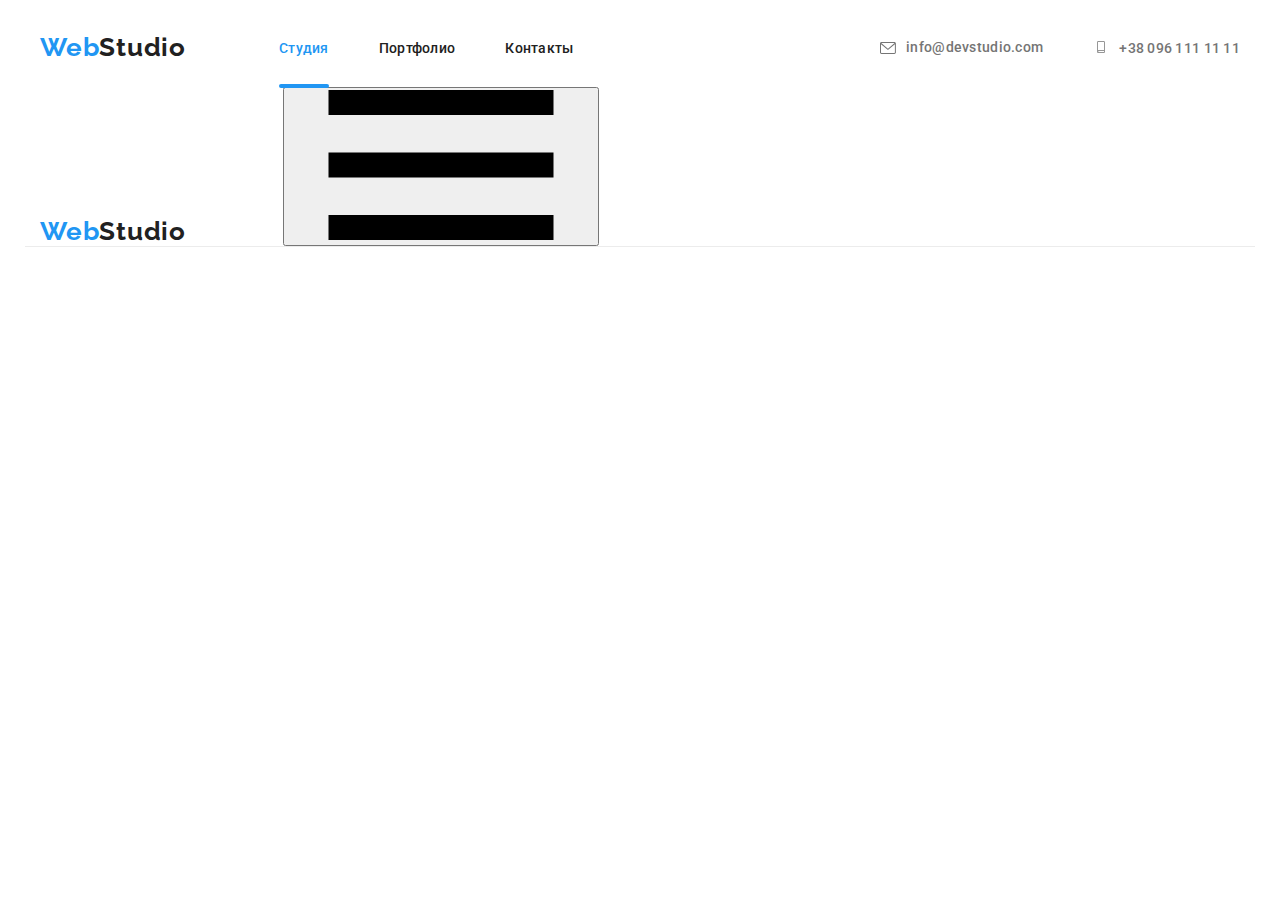
<file: index.html>
<!DOCTYPE html>
<html lang="ru">
<head>
   <meta charset="UTF-8">
   <meta http-equiv="X-UA-Compatible" content="IE=edge">
   <meta name="viewport" content="width=device-width, initial-scale=1.0">
   <title>Мой бизнес</title>
   <link rel="preconnect" href="https://fonts.gstatic.com">
   <link rel="stylesheet" href="https://cdnjs.cloudflare.com/ajax/libs/modern-normalize/1.0.0/modern-normalize.min.css"
      integrity="sha512-ISS7cAi1PEhQ8jnbJpJZMd29NlhNj4AWYyLOSp2CE/CsHxTCu+r+t0D2yoJudVrd0/8fTVPUVDzY5Tvli75u/g=="
      crossorigin="anonymous" referrerpolicy="no-referrer" /> 
   <link href="https://fonts.googleapis.com/css2?family=Roboto:wght@400;500;700;900&display=swap" rel="stylesheet">
   <link href="https://fonts.googleapis.com/css2?family=Raleway:wght@700&display=swap" rel="stylesheet">
   <!-- <link rel="stylesheet" href="./css/style.css"> -->
   <link rel="stylesheet" href="./css/main.min.css">
   
   
</head>

<body>   
   <!-- HEADER -->
      <header class="header container">
         <div class="header__container">
         <nav class="nav">
            <a class="logo-link link" href="./index.html"><span class="logo-spn">Web</span>Studio</a>
            <ul class="menu">
               <li class="menu__item list">
                  <a class="menu__link link current" href="">Студия</a>
               </li>
               <li class="menu__item list">
                  <a class="menu__link link" href="./portfolio.html">Портфолио</a>
               </li>
               <li class="menu__item list">
                  <a class="menu__link link" href="">Контакты</a>
               </li>
            </ul>
         </nav>
        

            <ul class="menu-contact header__container">
               <li class="menu-contact__item list">
                  
                  <a  class="mail__link link" href="mailto:info@devstudio.com"><svg class="icon-header">
                     <use href="./images/sprite.svg#icon-envelope"></use>
                  </svg>info@devstudio.com</a>
               </li>

               <li class="menu-contact__item list">
                  
                  <a class="tel__link link" href="tel:+380961111111"><svg class="icon-header">
                     <use href="./images/sprite.svg#icon-smartphone"></use>
                  </svg>+38 096 111 11 11</a>
               </li>
            </ul>

         </div>
         <div class="menu-mobile">
            <a class="logo-link link" href="./index.html"><span class="logo-spn">Web</span>Studio</a>
            <button class="burger-btn" type="button">
               <svg class="burger-btn__icon">
                  <use href="./images/sprite.svg#mobile-menu-btn"></use>
               </svg>
            </button>
            <div class="form-mobile-menu"></div>
         </div>
      </header>
      
      <!-- HERO --> 

      <!-- <main>
         <section class="hero">
            <div class="hero-main container">
               <h1 class="title">Эффективные решения для вашего бизнеса</h1>
               <button class="modal-btn" type="button" data-modal-open>Заказать услугу</button> 
            </div>
         </section>
         <section class="about-main section">
            <div class="about-list container">
               <h2 hidden>О нас</h2>
               <ul class="about-main-list">
                  <li class="about-main-list__item list antenna">
                     
                     <h3 class="about-hero__title">Внимание к деталям</h3>
                     <p class="about-hero__description">Идейные соображения, а также начало повседневной работы по формированию позиции.</p>
                  </li>
                  <li class="about-main-list__item list clock">
                     <div>
                        
                     </div>
                     <h3 class="about-hero__title">Пунктуальность</h3>
                     <p class="about-hero__description">Задача организации, в особенности же рамки и место обучения кадров влечет за собой.</p>
                  </li>
                  <li class="about-main-list__item list diagrama">
                     <div>
                       
                     </div>
                     <h3 class="about-hero__title">Планирование</h3>
                     <p class="about-hero__description">Равным образом консультация с широким активом в значительной степени обуславливает.</p>
                  </li>
                  <div>
                     
                  </div>
                  <li class="about-main-list__item list astronaft">
                     <h3 class="about-hero__title">Современные технологии</h3>
                     <p class="about-hero__description">Значимость этих проблем настолько очевидна, что реализация плановых заданий.</p>
                  </li>
               </ul>
         
         </div>
         
             
         </section>
      <section class="about-img container">
         <div>
         <h2 class="about-title">Чем мы занимаемся</h2>
         <ul class="about-img-list list">
            <li class="about-img-list__item">
               <img class="about-img-list__img" src="./images/about/about-img-3.jpg" alt="набирает текст на клавиатуре" width="370" height="294">
               <div class="label__box">
               <p class="label-text">Десктопные приложения</p>
               </div>
            </li>
            <li class="about-img-list__item">
               <img class="about-img-list__img" src="./images/about/about-img-1.jpg" alt="смотрит в телефон и в ноутбук" width="370" height="294">
               <div class="label__box">
                  <p class="label-text">Мобильные приложения</p>
               </div>
            </li>
            <li class="about-img-list__item">
               <img class="about-img-list__img" src="./images/about/about-img-2.jpg" alt="рисует на планшете" width="370" height="294">
               <div class="label__box">
                  <p class="label-text">Дизайнерские решения</p>
               </div>
            </li>
         </ul>
         </div>
      </section> -->

   <!-- НАША КОМАНДА -->

      <!-- <section class="our-team section">
         <div class="container">
         <h2 class="about-title">Наша команда</h2>
         <ul class="our-team-title-item">
            <li class="our-team-title-list list">
               <img class="our-team-list-img" src="./images/about/1.jpg" alt="Мужчина" width="270" height="260">
                  <div class="people-box">
                  <h3 class="our-team-title">Игорь Демьяненко</h3>
                  <p class="description-text" lang="en">Product Designer</p>
                  <ul class="social-list list">
                     <li class="social-list-item">
                        <a href="" class="social-list-link link">
                           <svg class="social-list-icon">
                              <use href="./images/sprite.svg#icon-instagram"></use>
                           </svg>
                        </a>
                     </li>
                     <li class="social-list-item">
                        <a href="" class="social-list-link link">
                           <svg class="social-list-icon">
                              <use href="./images/sprite.svg#icon-twitter"></use>
                           </svg>
                        </a>
                     </li>
                     <li class="social-list-item">
                        <a href="" class="social-list-link link">
                           <svg class="social-list-icon">
                              <use href="./images/sprite.svg#icon-facebook"></use>
                           </svg>
                        </a>
                     </li>
                     <li class="social-list-item">
                        <a href="" class="social-list-link link">
                           <svg class="social-list-icon">
                              <use href="./images/sprite.svg#icon-linkedin"></use>
                           </svg>
                        </a>
                     </li>
                  </ul>
                  </div>
            </li>
            <li class="our-team-title-list list">
               <img class="our-team-list-img" src="./images/about/2.jpg" alt="Женщина" width="270" height="260">
                  <div class="people-box">
                  <h3 class="our-team-title">Ольга Репина</h3>
                  <p class="description-text" lang="en">Frontend Developer</p>
                  <ul class="social-list list">
                     <li class="social-list-item">
                        <a href="" class="social-list-link link">
                           <svg class="social-list-icon">
                              <use href="./images/sprite.svg#icon-instagram"></use>
                           </svg>
                        </a>
                     </li>
                     <li class="social-list-item">
                        <a href="" class="social-list-link link">
                           <svg class="social-list-icon">
                              <use href="./images/sprite.svg#icon-twitter"></use>
                           </svg>
                        </a>
                     </li>
                     <li class="social-list-item">
                        <a href="" class="social-list-link link">
                           <svg class="social-list-icon">
                              <use href="./images/sprite.svg#icon-facebook"></use>
                           </svg>
                        </a>
                     </li>
                     <li class="social-list-item">
                        <a href="" class="social-list-link link">
                           <svg class="social-list-icon">
                              <use href="./images/sprite.svg#icon-linkedin"></use>
                           </svg>
                        </a>
                     </li>
                  </ul>
                  </div>
            </li>
            <li class="our-team-title-list list">
               <img class="our-team-list-img" src="./images/about/3.jpg" alt="Мужчина" width="270" height="260">
                  <div class="people-box">
                  <h3 class="our-team-title">Николай Тарасов</h3>
                  <p class="description-text" lang="en">Marketing</p>
                  <ul class="social-list list">
                     <li class="social-list-item">
                        <a href="" class="social-list-link link">
                           <svg class="social-list-icon">
                              <use href="./images/sprite.svg#icon-instagram"></use>
                           </svg>
                        </a>
                     </li>
                     <li class="social-list-item">
                        <a href="" class="social-list-link link">
                           <svg class="social-list-icon">
                              <use href="./images/sprite.svg#icon-twitter"></use>
                           </svg>
                        </a>
                     </li>
                     <li class="social-list-item">
                        <a href="" class="social-list-link link">
                           <svg class="social-list-icon">
                              <use href="./images/sprite.svg#icon-facebook"></use>
                           </svg>
                        </a>
                     </li>
                     <li class="social-list-item">
                        <a href="" class="social-list-link link">
                           <svg class="social-list-icon">
                              <use href="./images/sprite.svg#icon-linkedin"></use>
                           </svg>
                        </a>
                     </li>
                  </ul>
                  </div>
            </li>
            <li class="our-team-title-list list">
               <img class="our-team-list-img" src="./images/about/4.jpg" alt="Мужчина" width="270" height="260">
                  <div class="people-box">
                  <h3 class="our-team-title">Михаил Ермаков</h3>
                  <p class="description-text" lang="en">UI Designer</p>
                  <ul class="social-list list">
                     <li class="social-list-item">
                        <a href="" class="social-list-link link">
                           <svg class="social-list-icon">
                              <use href="./images/sprite.svg#icon-instagram"></use>
                           </svg>
                        </a>
                     </li>
                     <li class="social-list-item">
                        <a href="" class="social-list-link link">
                           <svg class="social-list-icon">
                              <use href="./images/sprite.svg#icon-twitter"></use>
                           </svg>
                        </a>
                     </li>
                     <li class="social-list-item">
                        <a href="" class="social-list-link link">
                           <svg class="social-list-icon">
                              <use href="./images/sprite.svg#icon-facebook"></use>
                           </svg>
                        </a>
                     </li>
                     <li class="social-list-item">
                        <a href="" class="social-list-link link">
                           <svg class="social-list-icon">
                              <use href="./images/sprite.svg#icon-linkedin"></use>
                           </svg>
                        </a>
                     </li>
                  </ul>
                  </div>
            </li>
         </ul>
         </div>
      </section> -->
      
      <!-- Постоянные клиенты -->
      <!-- <section class="section">
         
         
         <div class="container">
            <h2 class="about-title">Постоянные клиенты</h2>
            <ul class="list clients-list">
            <li class="img-item">
               <a class="link link-clients" href="#">
               <svg class="clients-icon" width="106" height="60">
                  <use href="./images/sprite.svg#icon-Logo"></use>
               </svg>
            </a>
            </li>
            <li class="img-item">
               <a class="link link-clients" href="#">
               <svg class="clients-icon">
                  <use href="./images/sprite.svg#icon-Logo1"></use>
               </svg>
               </a>
            </li>
            <li class="img-item">
               <a class="link link-clients" href="#">
               <svg class="clients-icon">
                  <use href="./images/sprite.svg#icon-Logo2"></use>
               </svg>
               </a>
            </li>
            <li class="img-item">
               <a class="link link-clients" href="#">
               <svg class="clients-icon">
                  <use href="./images/sprite.svg#icon-Logo3"></use>
               </svg>
               </a>
            </li>
            <li class="img-item">
               <a class="link link-clients" href="#">
               <svg class="clients-icon">
                  <use href="./images/sprite.svg#icon-Logo4"></use>
               </svg>
               </a>
            </li>
            <li class="img-item">
               <a class="link link-clients" href="#">
               <svg class="clients-icon">
                  <use href="./images/sprite.svg#icon-Logo5"></use>
               </svg>
               </a>
               </li>
            </ul>

         
      </div>

      </section> -->

   </main>


   
      
      <!-- FOOTER -->

      <!-- <footer class="footer">
         <div class="container footer-container">
            <div class="footer-left">
         <a class="logo-link link" href="./index.html"><span class="logo-spn">Web</span><span class="logo-spn-one">Studio</span></a> 
         <address class="menu-address">
            <ul class="menu-address-list">
               <li class="menu-address-list-item list">
                  <a class="menu-address-link address link" href="https://goo.gl/maps/8WUCSVfqSB3JujeC7" target="_blank">г. Киев, пр-т Леси Украинки, 26</a>
               </li>
               <li class="menu-address-list-item list">
                  <a class="menu-address-link link" href="mailto:info@example.com">info@example.com</a>
               </li>
               <li class="menu-address-list-item list">
                  <a class="menu-address-link link" href="tel:+380991111111">+38 099 111 11 11</a>
               </li>
            </ul>
         </address>
      </div>

      <div class="footer-right">
         <b class="footer-text">Присоединяйтесь</b>
         <ul class="footer-list">
         <li class="social-list-item list">
            <a href="" class="social-list-link-footer link">
               <svg class="social-list-icon-footer">
                  <use href="./images/sprite.svg#icon-instagram"></use>
               </svg>
            </a>
            </li>
            <li class="social-list-item list">
               <a href="" class="social-list-link-footer link">
                  <svg class="social-list-icon-footer">
                     <use href="./images/sprite.svg#icon-twitter"></use>
                  </svg>
               </a>
            </li>
            <li class="social-list-item list">
               <a href="" class="social-list-link-footer link">
                  <svg class="social-list-icon-footer">
                     <use href="./images/sprite.svg#icon-facebook"></use>
                  </svg>
               </a>
            </li>
            <li class="social-list-item list">
               <a href="" class="social-list-link-footer link">
                  <svg class="social-list-icon-footer">
                     <use href="./images/sprite.svg#icon-linkedin"></use>
                  </svg>
               </a>
            </li>
            
         </ul>
      </div>
   
      <div class="footer-right-form">
      <form action="#" class="footer-form">
         <p class="footer-text-form">Подпишитесь на рассылку</p>
         <div class="modal-footer-form">
            <input type="mail" name="user-mail" class="footer-form-input" placeholder="E-mail">
               <button type="button" class="send-btn">Подписаться
                  <svg class="icon-footer">
                     <use href="./images/sprite.svg#icon-icon-send"></use>
                  </svg>
               </button>
               </div>

         </form>
         </div>
      </div> -->

      <!-- </footer>
      <div class="backdrop is-hidden" data-modal>
         <div class="modal">
            <button  type="button" class="modal-close-btn" data-modal-close>
               <svg class="modal-close-btn-svg">
                  <use href="./images/sprite.svg#icon-close"></use>
               </svg>
            </button>
            <form action="#" class="modal-form">
               <p class="modal-form-head">Оставьте свои данные, мы вам перезвоним</p>
               <label class="modal-form-field">
                  Имя
                  <span class="modal-form-input-wrapper">
                     <input type="text" name="user-name" class="modal-form-input" minlength="2" placeholder="Maksim">
                     <svg class="modal-form-icon">
                        <use href="./images/sprite.svg#icon-person-black-18dp-1"></use>
                     </svg>
                  </span>
               </label>
               <label class="modal-form-field">
                  Телефон
                  <span class="modal-form-input-wrapper">
                  <input type="tel" name="user-phone" class="modal-form-input" pattern="[0-9]{3}-[0-9]{3}-[0-9]{2}-[0-9]{2}" title="096-111-11-11" placeholder="096-111-11-11">
                  <svg class="modal-form-icon">
                     <use href="./images/sprite.svg#icon-phone-black-18dp-1"></use>
                  </svg>
                  </span>
               </label>
               <label class="modal-form-field">
                  Почта
                  <span class="modal-form-input-wrapper">
                  <input type="mail" name="user-mail" class="modal-form-input" placeholder="qwerty@gmail.com">
                  <svg class="modal-form-icon">
                     <use href="./images/sprite.svg#icon-email-black-18dp-1"></use>
                  </svg>
                  </span>
               </label>
               <label class="modal-form-field">
                  Комментарий
                  <span class="modal-form-input-wrapper">
                     <textarea name="user-message" class="modal-form-message" placeholder="Введите текст"></textarea>
                  </span>
                  
               </label>
               <input type="checkbox" name="user-policy" class="modal-form-checkbox visually-hidden" id="checkbox-policy" required>
               <label for="checkbox-policy" class="modal-form-checkbox-policy">Соглашаюсь с рассылкой и принимаю <a class="modal-form-policy-link" href="">Условия договора</a></label>
               <button type="submit" class="modal-form-btn">Отправить</button>
            </form>
         </div>
      </div>
      <script src="./js/modal.js"></script> -->

   </body>
</html>
</file>
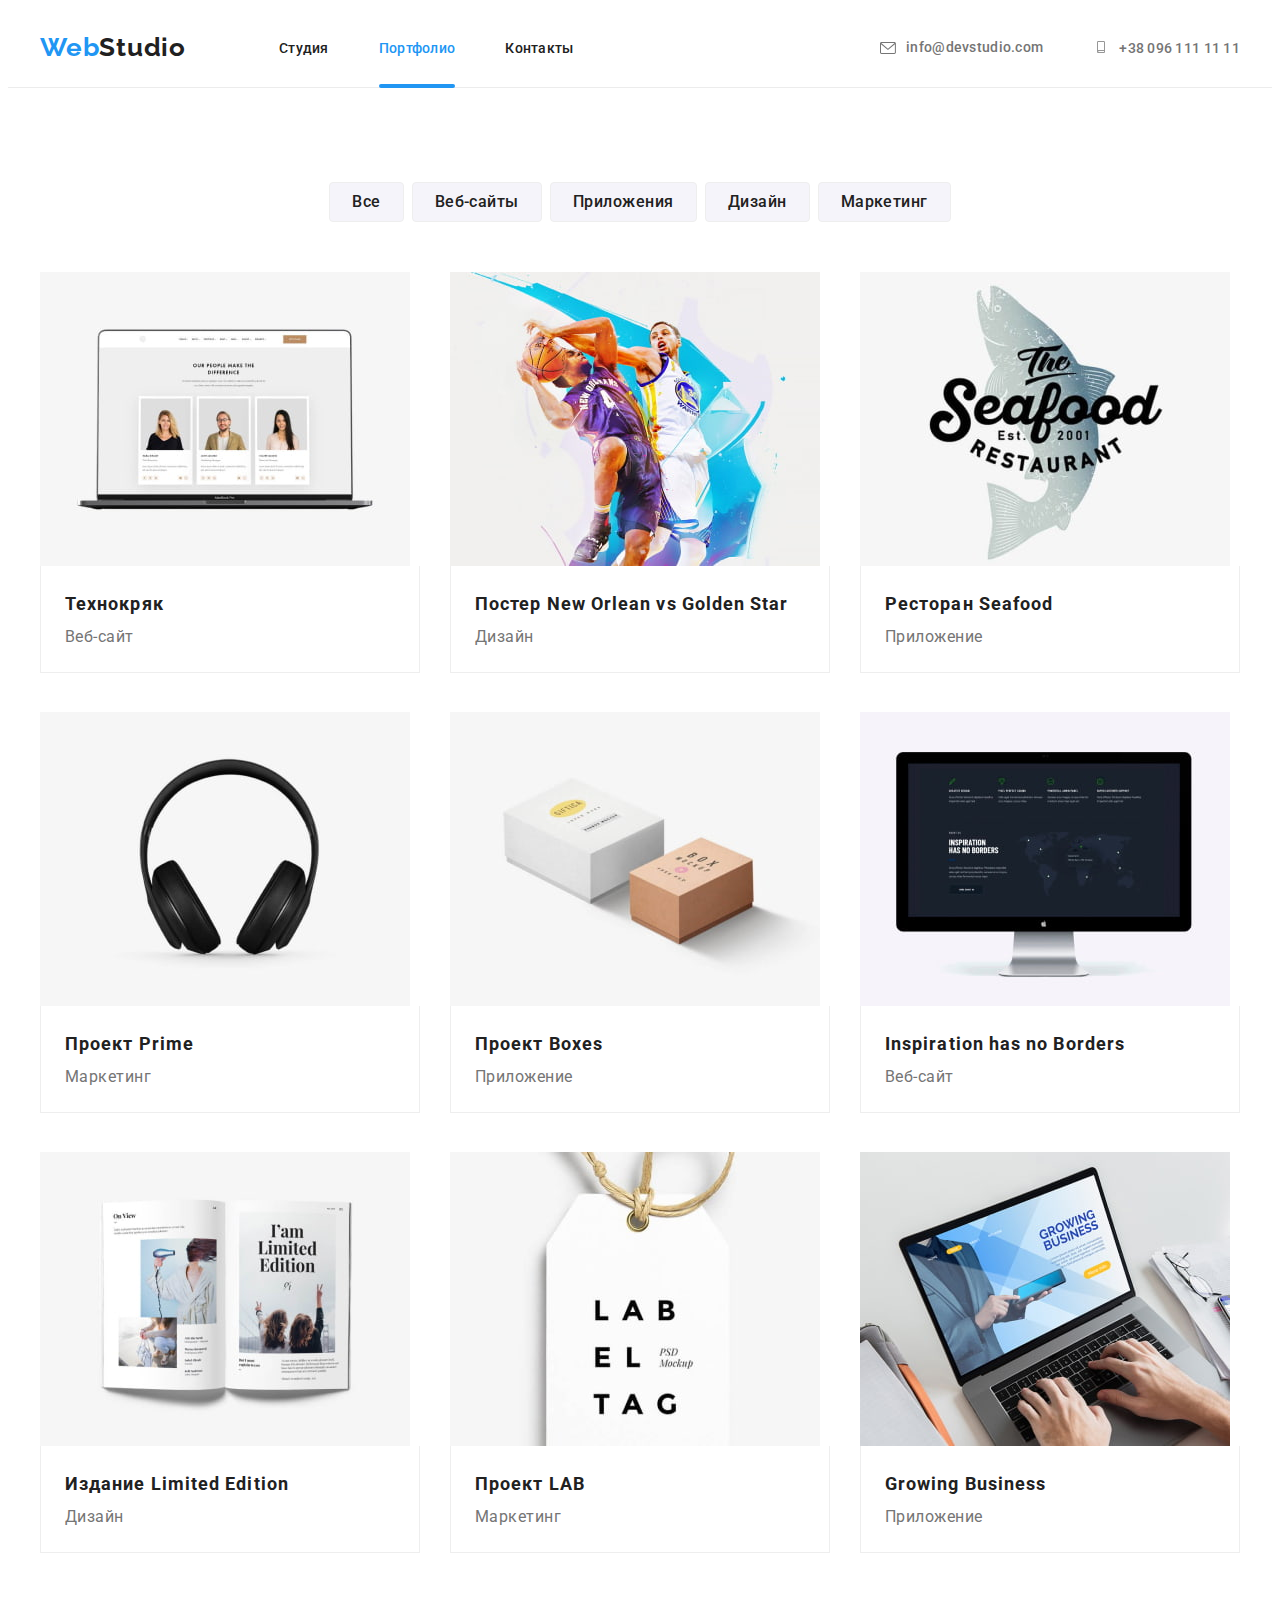
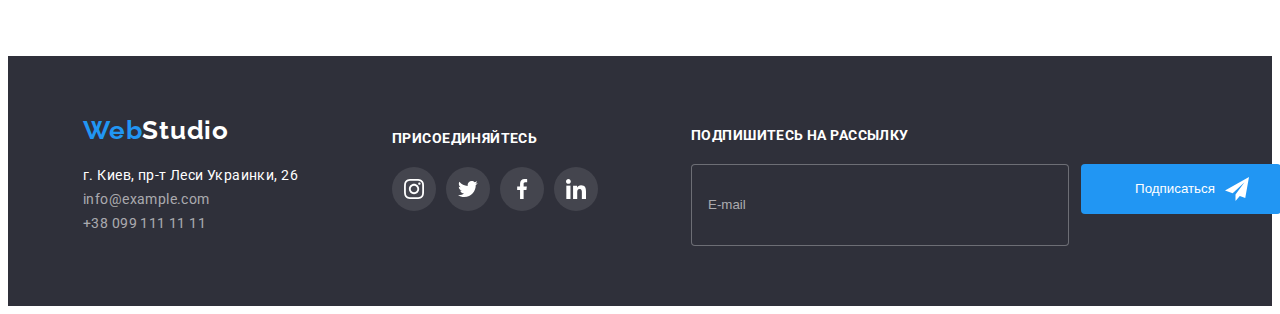
<file: portfolio.html>
<!DOCTYPE html>
<html lang="en">
<head>
   <meta charset="UTF-8">
   <meta http-equiv="X-UA-Compatible" content="IE=edge">
   <meta name="viewport" content="width=device-width, initial-scale=1.0">
   <title>Портфолио</title>
   <link rel="preconnect" href="https://fonts.gstatic.com">
   <link rel="stylesheet" href="https://cdnjs.cloudflare.com/ajax/libs/modern-normalize/1.0.0/modern-normalize.min.css"
      integrity="sha512-ISS7cAi1PEhQ8jnbJpJZMd29NlhNj4AWYyLOSp2CE/CsHxTCu+r+t0D2yoJudVrd0/8fTVPUVDzY5Tvli75u/g=="
      crossorigin="anonymous" referrerpolicy="no-referrer" />
   <link href="https://fonts.googleapis.com/css2?family=Roboto:wght@400;500;700;900&display=swap" rel="stylesheet">
   <link href="https://fonts.googleapis.com/css2?family=Raleway:wght@700&display=swap" rel="stylesheet">
   <link rel="stylesheet" href="./css/main.min.css">
</head>

<body>
   <header class="header">
      <div class="container header__container">
      <nav class="nav">
         <a class="logo-link link" href="./index.html"><span class="logo-spn">Web</span>Studio</a>
         <ul class="menu">
            <li class="menu__item list">
               <a class="menu__link link" href="./index.html">Студия</a>
            </li>
            <li class="menu__item list">
               <a class="menu__link link current" href="">Портфолио</a>
            </li>
            <li class="menu__item list">
               <a class="menu__link link" href="">Контакты</a>
            </li>
         </ul>
      </nav>
      
   
      <ul class="menu-contact header__container">
         <li class="menu-contact__item list">
      
            <a class="mail__link link" href="mailto:info@devstudio.com"><svg class="icon-header">
                  <use href="./images/sprite.svg#icon-envelope"></use>
               </svg>info@devstudio.com</a>
         </li>
      
         <li class="menu-contact__item list">
      
            <a class="tel__link link" href="tel:+380961111111"><svg class="icon-header">
                  <use href="./images/sprite.svg#icon-smartphone"></use>
               </svg>+38 096 111 11 11</a>
         </li>
      </ul>
      </div>
   
   </header>
   
      
        

      
<main>
   <section class="section">
      <div class="container">
      <ul class="filters">
         <li class="filters-item list">
            <button class="modal-btn-filters" type="button">Все</button>
         </li>
         <li class="filters-item list">
            <button class="modal-btn-filters" type="button">Веб-сайты</button>
         </li>
         <li class="filters-item list">
            <button class="modal-btn-filters" type="button">Приложения</button>
         </li>
         <li class="filters-item list">
            <button class="modal-btn-filters" type="button">Дизайн</button>
         </li>
         <li class="filters-item list">
            <button class="modal-btn-filters" type="button">Маркетинг</button>
         </li>
      </ul>
      

      <ul class="portfolio-list-img">
         <li class="portfolio-list-item list">
            <div class="people-card">
               <div class="wrapper">
                  <a href="#" class="wrapper-link link">
               <img class="portfolio-list-img-card" src="./images/portfolio/img-1.jpg" alt="ноутбук" width="370" height="294">
               
                     <p class="overlay">Технокряк это современная площадка распространения коронавируса. Компании используют эту платформу для цифрового
                  шпионажа и атак на защищённые сервера конкурентов.</p>
                  </div>
                     <div class="element">
                     <h3 class="portfolio-title">Технокряк</h3>
                     <p class="portfolio-text">Веб-сайт</p>
                  </div>
               </a>
            </div>
         </li>
         <li class="portfolio-list-item list">
            <div class="people-card">
               <div class="wrapper">
                  <a href="#" class="wrapper-link link">
               <img class="portfolio-list-img-card" src="./images/portfolio/img-2.jpg" alt="бросает баскетбольный мяч" width="370" height="294">
                     <p class="overlay">Технокряк это современная площадка распространения коронавируса. Компании используют эту платформу
                        для цифрового
                        шпионажа и атак на защищённые сервера конкурентов.</p>
                     </div>
               <div class="element">
                     <h3 class="portfolio-title">Постер New Orlean vs Golden Star</h3>
                     <p class="portfolio-text">Дизайн</p>
                  </div>
               </a>
            </div>
         </li>
         <li class="portfolio-list-item list">
            <div class="people-card">
               <div class="wrapper">
                  <a href="#" class="wrapper-link link">
               <img class="portfolio-list-img-card" src="./images/portfolio/img-3.jpg" alt="логотип" width="370" height="294">
                     <p class="overlay">Технокряк это современная площадка распространения коронавируса. Компании используют эту платформу
                        для цифрового
                        шпионажа и атак на защищённые сервера конкурентов.</p>
                     </div>
               <div class="element">
                     <h3 class="portfolio-title">Ресторан Seafood</h3>
                     <p class="portfolio-text">Приложение</p>
                  </div>
               </a>
            </div>  
         </li>
         <li class="portfolio-list-item list">
            <div class="people-card">
               <div class="wrapper">
                  <a href="#" class="wrapper-link link">
                     <img class="portfolio-list-img-card" src="./images/portfolio/img-4.jpg" alt="наушники" width="370" height="294">
                     <p class="overlay">Технокряк это современная площадка распространения коронавируса. Компании используют эту платформу
                        для цифрового
                        шпионажа и атак на защищённые сервера конкурентов.</p>
                     </div>
                  <div class="element">
                     <h3 class="portfolio-title">Проект Prime</h3>
                     <p class="portfolio-text">Маркетинг</p>
                  </div>
               </a>
            </div>
         </li>
         <li class="portfolio-list-item list">
            <div class="people-card">
               <div class="wrapper">
                  <a href="#" class="wrapper-link link">
               <img class="portfolio-list-img-card" src="./images/portfolio/img-5.jpg" alt="коробки" width="370" height="294">
                     <p class="overlay">Технокряк это современная площадка распространения коронавируса. Компании используют эту платформу
                        для цифрового
                        шпионажа и атак на защищённые сервера конкурентов.</p>
                     </div>
               <div class="element">
                     <h3 class="portfolio-title">Проект Boxes</h3>
                     <p class="portfolio-text">Приложение</p>
                  </div>
               </a>
            </div>   
         </li>
         <li class="portfolio-list-item list">
            <div class="people-card">
               <div class="wrapper">
                  <a href="#" class="wrapper-link link">
               <img class="portfolio-list-img-card" src="./images/portfolio/img-6.jpg" alt="монитор" width="370" height="294">
                     <p class="overlay">Технокряк это современная площадка распространения коронавируса. Компании используют эту платформу
                        для цифрового
                        шпионажа и атак на защищённые сервера конкурентов.</p>
                     </div>
               <div class="element">
                     <h3 lang="en" class="portfolio-title">Inspiration has no Borders</h3>
                     <p class="portfolio-text">Веб-сайт</p>
                  </div>
               </a>
            </div>
         </li>
         <li class="portfolio-list-item list">
            <div class="people-card">
               <div class="wrapper">
                  <a href="#" class="wrapper-link link">
            <img class="portfolio-list-img-card" src="./images/portfolio/img-7.jpg" alt="журнал" width="370" height="294">
                     <p class="overlay">Технокряк это современная площадка распространения коронавируса. Компании используют эту платформу
                        для цифрового
                        шпионажа и атак на защищённые сервера конкурентов.</p>
                     </div>
            <div class="element">
                  <h3 class="portfolio-title">Издание Limited Edition</h3>
                  <p class="portfolio-text">Дизайн</p>
               </div>
            </a>
            </div>
         </li>
         <li class="portfolio-list-item list">
            <div class="people-card">
               <div class="wrapper">
                  <a href="#" class="wrapper-link link">
               <img class="portfolio-list-img-card" src="./images/portfolio/img-8.jpg" alt="логотип" width="370" height="294">
                     <p class="overlay">Технокряк это современная площадка распространения коронавируса. Компании используют эту платформу
                        для цифрового
                        шпионажа и атак на защищённые сервера конкурентов.</p>
                     </div>
               <div class="element">
                     <h3 class="portfolio-title">Проект LAB</h3>
                     <p class="portfolio-text">Маркетинг</p>
                  </div>
               </a>
            </div>
         </li>
         <li class="portfolio-list-item list">
            <div class="people-card">
               <div class="wrapper">
                  <a href="#" class="wrapper-link link">
               <img class="portfolio-list-img-card" src="./images/portfolio/img-9.jpg" alt="набирает текст на ноутбуке" width="370" height="294">
                     <p class="overlay">Технокряк это современная площадка распространения коронавируса. Компании используют эту платформу
                        для цифрового
                        шпионажа и атак на защищённые сервера конкурентов.</p>
                     </div>
               <div class="element">
                     <h3 lang="en" class="portfolio-title">Growing Business</h3>
                     <p class="portfolio-text">Приложение</p>
                  </div>
               </a>
            </div>
         </li>
      </ul>
      </div>   
   
   </section>
</main>




   <footer class="footer">
      <div class="container footer-container">
         <div class="footer-left">
            <a class="logo-link link" href="./index.html"><span class="logo-spn">Web</span><span
                  class="logo-spn-one">Studio</span></a>
            <address class="menu-address">
               <ul class="menu-address-list">
                  <li class="menu-address-list-item list">
                     <a class="menu-address-link address link" href="https://goo.gl/maps/8WUCSVfqSB3JujeC7"
                        target="_blank">г. Киев, пр-т Леси Украинки, 26</a>
                  </li>
                  <li class="menu-address-list-item list">
                     <a class="menu-address-link link" href="mailto:info@example.com">info@example.com</a>
                  </li>
                  <li class="menu-address-list-item list">
                     <a class="menu-address-link link" href="tel:+380991111111">+38 099 111 11 11</a>
                  </li>
               </ul>
            </address>
         </div>
   
         <div class="footer-right">
            <b class="footer-text">Присоединяйтесь</b>
            <ul class="footer-list">
               <li class="social-list-item list">
                  <a href="" class="social-list-link-footer link">
                     <svg class="social-list-icon-footer">
                        <use href="./images/sprite.svg#icon-instagram"></use>
                     </svg>
                  </a>
               </li>
               <li class="social-list-item list">
                  <a href="" class="social-list-link-footer link">
                     <svg class="social-list-icon-footer">
                        <use href="./images/sprite.svg#icon-twitter"></use>
                     </svg>
                  </a>
               </li>
               <li class="social-list-item list">
                  <a href="" class="social-list-link-footer link">
                     <svg class="social-list-icon-footer">
                        <use href="./images/sprite.svg#icon-facebook"></use>
                     </svg>
                  </a>
               </li>
               <li class="social-list-item list">
                  <a href="" class="social-list-link-footer link">
                     <svg class="social-list-icon-footer">
                        <use href="./images/sprite.svg#icon-linkedin"></use>
                     </svg>
                  </a>
               </li>
   
            </ul>
         </div>

         <div class="footer-right-form">
            <form action="#" class="footer-form">
               <p class="footer-text-form">Подпишитесь на рассылку</p>
               <div class="modal-footer-form">
                  <input type="mail" name="user-mail" class="footer-form-input" placeholder="E-mail">
                  <button type="button" class="send-btn">Подписаться
                     <svg class="icon-footer">
                        <use href="./images/sprite.svg#icon-icon-send"></use>
                     </svg>
                  </button>
               </div>
         
            </form>
         </div>
      </div>
   </footer>




   
</body>
</html>
</file>
<file: css/style.css>
/* =========== PORTFOLIO =========== */

/* ============= END PORTFOLIO ============== */

/* ============ FOOTER ============= */

/* ==== sprite ====  */

/* JS modal okno */
</file>
<file: css/main.min.css>
:root{--main-font: 'Roboto', sans-serif;--secondary-font: 'Raleway', sans-serif;--accent-color: #2196f3}.visually-hidden{position:absolute !important;clip:rect(1px 1px 1px 1px);clip:rect(1px, 1px, 1px, 1px);padding:0 !important;border:0 !important;height:1px !important;width:1px !important;overflow:hidden}h1,h2,h3,h4,h5,h6,p{margin-top:0;margin-bottom:0}ul,ol{margin-top:0;margin-bottom:0;padding-left:0}img{display:block}.list{list-style:none}.link{text-decoration:none;transition:color 250ms cubic-bezier(0.4, 0, 0.2, 1),color 250ms cubic-bezier(0.4, 0, 0.2, 1)}body{font-family:var(--main-font)}.section{padding-top:94px;padding-bottom:94px}.our-team{background-color:#f5f4fa}.our-team-title-list:not(:last-child){margin-right:30px}.container{width:1200px;padding:0 15px;margin:0 auto}.modal-btn{font-weight:700;font-size:16px;line-height:1.8;letter-spacing:0.06em;background-color:transparent;cursor:pointer;align-items:center;text-align:center;font-family:'Roboto';color:#ffffff;background:#2196f3;box-shadow:0px 4px 4px rgba(0,0,0,0.15);border-radius:4px;border:4px;margin-top:30px;padding-top:10px;padding-bottom:10px;padding-left:32px;padding-right:32px}.modal-btn:hover,.modal-btn:focus{background-color:#2196f3}.modal-btn-filters{font-family:'Roboto';font-style:normal;font-weight:500;font-size:16px;line-height:1.6;background-color:#f5f4fa;border-radius:4px;border:1px solid #eeeeee;text-align:center;letter-spacing:0.03em;padding:6px 22px;color:#212121;cursor:pointer}.modal-btn-filters:hover,.modal-btn-filters:focus{background-color:#2196f3;color:#ffffff;transition:fill 250ms cubic-bezier(0.4, 0, 0.2, 1),background-color 250ms cubic-bezier(0.4, 0, 0.2, 1)}.logo-spn{color:#2196f3}.logo-link{font-family:'Raleway';font-weight:700;font-size:26px;line-height:1.1;letter-spacing:0.03em;color:#212121;margin-bottom:16px;margin-top:16px}.logo-link:hover,.logo-link:focus{color:#2196f3}.logo-spn-one{color:#ffffff}.logo-spn-one:hover,.logo-spn-one:focus{color:#2196f3}@media screen and (min-width: 1200px){.logo-link{margin-right:93px}}.element{padding:20px 24px;border-left:1px solid #eeeeee;border-bottom:1px solid #eeeeee;border-right:1px solid #eeeeee}.about-hero__title{font-weight:700;font-size:14px;line-height:1.1;letter-spacing:0.03em;text-transform:uppercase;color:#212121;margin-bottom:10px}.title{color:#ffffff;margin-bottom:30px;margin:0 auto;padding-top:auto;padding-bottom:auto;width:696px;height:120px;font-family:'Roboto';font-style:normal;font-weight:900;font-size:44px;line-height:1.36;text-align:center;letter-spacing:0.06em;text-transform:uppercase}.about-title{font-weight:700;font-size:36px;line-height:1.16;letter-spacing:0.03em;color:#212121;margin-bottom:50px;text-align:center}.our-team-title{font-weight:500;font-size:16px;line-height:1.18;letter-spacing:0.03em;color:#212121;margin-bottom:10px}.our-team-title-item{display:flex;text-align:center}.description-text{font-size:16px;line-height:1.18;letter-spacing:0.03em;color:#757575;margin-bottom:16px}.portfolio-title{font-weight:700;font-size:18px;line-height:2;letter-spacing:0.06em;color:#212121}.portfolio-text{font-weight:normal;font-size:16px;line-height:1.87;letter-spacing:0.03em;color:#757575}.social-list-icon-footer{width:20px;height:20px;fill:#ffffff}.social-list-icon{width:20px;height:20px;fill:#afb1b8;transition:fill 250ms cubic-bezier(0.4, 0, 0.2, 1),background-color 250ms cubic-bezier(0.4, 0, 0.2, 1)}.social-list-link-footer{display:flex;justify-content:center;align-items:center;width:44px;height:44px;background-color:rgba(255,255,255,0.1);border-radius:50%}.social-list-item:not(:last-child){margin-right:10px}.social-list{display:flex;justify-content:space-between}.social-list-link-footer:hover,.social-list-link-footer:focus{background-color:var(--accent-color)}.social-list-link{display:flex;justify-content:center;align-items:center;width:44px;height:44px;background-color:transparent;border-radius:50%}.social-list-link:hover,.social-list-link:focus{background-color:var(--accent-color);transition:fill 250ms cubic-bezier(0.4, 0, 0.2, 1),background-color 250ms cubic-bezier(0.4, 0, 0.2, 1)}.social-list-link:hover:hover .social-list-icon,.social-list-link:hover:focus .social-list-icon,.social-list-link:focus:hover .social-list-icon,.social-list-link:focus:focus .social-list-icon{fill:#ffffff}.address{color:#ffffff}.clients-list{display:flex}.link-clients{display:flex;justify-content:center;align-items:center;height:100%;border:1px solid #afb1b8;border-radius:4px;color:#afb1b8}.link-clients:hover,.link-clients:focus{border:1px solid var(--accent-color);color:var(--accent-color)}.clients-icon{width:106px;height:60px;fill:currentColor}.section-clients{padding-left:215px;padding-right:215px;width:1170px;height:184px}.icon-header{width:16px;height:12px;margin-right:10px;fill:currentColor}.icon-footer{height:24px;width:24px;fill:#ffffff;margin-left:10px}.modal-form-input:focus+.modal-form-icon{fill:var(--accent-color)}.modal-form-input:focus+.modal-form-icon{fill:var(--accent-color)}.modal-form-icon{position:absolute;top:50%;left:15px;transform:translateY(-50%);display:block;width:18px;height:18px;color:#212121}.menu{display:flex;align-items:center}.menu__item{position:relative}.menu__item:not(:last-child){margin-right:50px}.menu-address-link{font-style:normal;font-size:14px;line-height:1.7;letter-spacing:0.03em;color:rgba(255,255,255,0.6)}.menu-address-link:hover,.menu-address-link:focus{color:#2196f3}.menu-address-link-contacts{color:rgba(255,255,255,0.6);font-weight:400;font-size:14px;line-height:1.71;letter-spacing:0.03em}.menu-address{margin-top:20px;font-style:normal}.menu__link{font-weight:500;font-size:14px;line-height:1.1;letter-spacing:0.02em;color:#212121}.menu__link:hover,.menu__link:focus{color:#2196f3}.img-item{width:170px;height:92px}.img-item:not(:last-child){margin-right:30px}@media screen and (max-width: 767px){.nav{display:none}}@media screen and (min-width: 768px){.nav{display:flex;align-items:center}}.people-card{cursor:pointer}.people-card:focus,.people-card:hover{box-shadow:0px 1px 1px rgba(0,0,0,0.12),0px 4px 4px rgba(0,0,0,0.06),1px 4px 6px rgba(0,0,0,0.16)}.people-box{padding-top:30px;padding-bottom:30px;padding-left:32px;padding-right:32px;box-shadow:0px 1px 3px rgba(0,0,0,0.12),0px 1px 1px rgba(0,0,0,0.14),0px 2px 1px rgba(0,0,0,0.2);border-radius:0px 0px 4px 4px;background-color:#ffffff}.portfolio-list-img{margin-left:-30px;margin-top:-30px;display:flex;flex-wrap:wrap}.portfolio-list-item{flex-basis:calc((100% - 90px) / 3);margin-left:30px;margin-top:30px}.portfolio-list-item:not(:last-child){margin-bottom:9px}.wrapper{position:relative;overflow:hidden}.wrapper-link:hover .overlay,.wrapper-link:focus .overlay{transform:translateY(0%)}.filters-item-link:hover,.menu-address-link:focus{color:#2196f3}.filters{display:flex;justify-content:center;margin-bottom:50px}.filters .filters-item:not(:last-child){margin-right:8px}.overlay{position:absolute;top:0;left:0;width:100%;height:100%;padding:63px 24px;font-family:'Roboto';font-style:normal;font-weight:normal;font-size:18px;line-height:1.55;color:#ffffff;background:rgba(33,150,243,0.9);overflow:auto;transform:translateY(100%);transition:transform 250ms linear}.backdrop{position:fixed;top:0;left:0;width:100vw;height:100vh;background-color:rgba(0,0,0,0.2);z-index:100;transition:opacity 250ms linear, visibility 250ms linear}.backdrop.is-hidden{opacity:0;visibility:hidden;pointer-events:none}.modal{position:absolute;top:50%;left:50%;transform:translate(-50%, -50%);width:528px;height:580px;background-color:#ffffff;padding:40px}.modal-close-btn-svg{width:30px;height:30px}.modal-close-btn-svg:hover{fill:var(--accent-color)}.modal-close-btn{position:absolute;top:8px;right:8px;width:30px;height:30px;background-color:transparent;border:1px solid rgba(0,0,0,0.1);cursor:pointer;border-radius:50%;padding:0}.modal-form-head{font-family:'Roboto';font-style:normal;font-weight:700;font-size:20px;line-height:1.15;text-align:center;letter-spacing:0.03em;margin-bottom:12px;color:#212121}.modal-form{display:flex;flex-direction:column}.modal-form-input{width:100%;border-radius:4px;border:1px solid rgba(33,33,33,0.2);height:40px;padding-left:42px}.modal-form-input:focus{border-color:var(--accent-color);outline:none}.modal-form-input::placeholder{color:rgba(117,117,117,0.5)}.modal-form-input-wrapper{position:relative;display:block;margin-top:4px}.modal-form-field{margin-bottom:10px;font-size:12px;font-family:'Roboto';font-style:normal;font-weight:normal;line-height:1.16}.modal-form-message{width:100%;height:120px;border:1px solid rgba(33,33,33,0.2);border-radius:4px;resize:none;padding:12px 16px}.modal-form-message:focus{border-color:var(--accent-color);outline:none}.modal-form-message:focus::placeholder{color:rgba(117,117,117,0.5)}.modal-form-checkbox:checked+.modal-form-checkbox-policy::before{background-image:url("../images/iconcheck.svg");border:none}.modal-form-checkbox-policy{font-family:'Roboto';font-style:normal;font-weight:normal;font-size:14px;line-height:1.71;letter-spacing:0.03em;color:#757575}.modal-form-checkbox-policy::before{content:'';display:inline-block;width:16px;height:15px;border:1px solid #000000;cursor:pointer;margin-right:7px;vertical-align:middle}.modal-form-btn{background:#188ce8;box-shadow:0px 4px 4px rgba(0,0,0,0.15);border-radius:4px;color:#ffffff;border:none;cursor:pointer;width:200px;height:50px;font-family:'Roboto';font-style:normal;font-weight:700;font-size:16px;line-height:1.87;letter-spacing:0.06em;align-self:center;margin-top:30px}.modal-footer-form{display:flex}.asdasdasd{display:flex;justify-content:center;align-items:center;width:50px;height:50px;border-radius:50%;background-color:#ffffff}.social-list-icon-footer{width:20px;height:20px;fill:#ffffff}.social-list-icon{width:20px;height:20px;fill:#afb1b8;transition:fill 250ms cubic-bezier(0.4, 0, 0.2, 1),background-color 250ms cubic-bezier(0.4, 0, 0.2, 1)}.social-list-link-footer{display:flex;justify-content:center;align-items:center;width:44px;height:44px;background-color:rgba(255,255,255,0.1);border-radius:50%}.social-list-item:not(:last-child){margin-right:10px}.social-list{display:flex;justify-content:space-between}.social-list-link-footer:hover,.social-list-link-footer:focus{background-color:var(--accent-color)}.social-list-link{display:flex;justify-content:center;align-items:center;width:44px;height:44px;background-color:transparent;border-radius:50%}.social-list-link:hover,.social-list-link:focus{background-color:var(--accent-color);transition:fill 250ms cubic-bezier(0.4, 0, 0.2, 1),background-color 250ms cubic-bezier(0.4, 0, 0.2, 1)}.social-list-link:hover:hover .social-list-icon,.social-list-link:hover:focus .social-list-icon,.social-list-link:focus:hover .social-list-icon,.social-list-link:focus:focus .social-list-icon{fill:#ffffff}.address{color:#ffffff}@media screen and (max-width: 767px){.menu-contact{display:none}}@media screen and (min-width: 768px){.menu-contact{display:unset}}@media screen and (min-width: 1200px){.header{border-bottom:1px solid #ececec}.header__container{display:flex;align-items:center;justify-content:space-between}.mail__link{font-weight:500;font-size:14px;line-height:1.1;letter-spacing:0.02em;color:#757575;padding:32px 0;display:flex;align-items:center}.mail__link:hover,.mail__link:focus{color:#2196f3}.tel__link{font-weight:500;font-size:14px;line-height:1.1;letter-spacing:0.02em;color:#757575;padding:32px 0}.tel__link:hover,.tel__link:focus{color:#2196f3}.current::after{content:'';background-color:var(--accent-color);position:absolute;width:100%;border-radius:2px;height:4px;top:46px;left:0}.link.current{color:var(--accent-color)}.menu-contact__item:not(:last-child){margin-right:50px}}@media screen and (min-width: 1200px){.header{border-bottom:1px solid #ececec}.header__container{display:flex;align-items:center;justify-content:space-between}.mail__link{font-weight:500;font-size:14px;line-height:1.1;letter-spacing:0.02em;color:#757575;padding:32px 0;display:flex;align-items:center}.mail__link:hover,.mail__link:focus{color:#2196f3}.tel__link{font-weight:500;font-size:14px;line-height:1.1;letter-spacing:0.02em;color:#757575;padding:32px 0}.tel__link:hover,.tel__link:focus{color:#2196f3}.current::after{content:'';background-color:var(--accent-color);position:absolute;width:100%;border-radius:2px;height:4px;top:46px;left:0}.link.current{color:var(--accent-color)}.menu-contact__item:not(:last-child){margin-right:50px}}.hero-main{text-align:center;padding:200px 0px}.hero{background-image:linear-gradient(rgba(47,48,58,0.4), rgba(47,48,58,0.4)),url(../images/hero/hero-img.jpg);background-repeat:no-repeat;background-position:left top;background-size:cover;margin:0 auto;text-align:center}.about-main-list{display:flex}.label__box{background:rgba(47,48,58,0.8);height:70px;display:flex;align-items:center;justify-content:center;position:absolute;left:0;bottom:0;width:100%}.label-text{font-family:'Roboto';font-style:normal;font-weight:700;font-size:14px;line-height:1.14;text-align:center;letter-spacing:0.03em;text-transform:uppercase;color:#ffffff}.hero-container{padding-bottom:94px}.about-hero__description{font-size:14px;line-height:1.7;letter-spacing:0.03em;color:#757575;height:75px;width:270px}.about-main-list__item:not(:last-child){margin-right:30px}.about-img-list{display:flex}.about-img{padding-bottom:94px}.about-img-list__item{position:relative}.about-img-list__item:not(:last-child){margin-right:30px}.antenna::before{content:'';display:block;margin-bottom:30px;height:120px;background-color:#f5f4fa;background-image:url(../images/antena.svg);background-repeat:no-repeat;background-position:center}.clock::before{content:'';display:block;margin-bottom:30px;height:120px;background-color:#f5f4fa;background-image:url(../images/clock.svg);background-repeat:no-repeat;background-position:center}.diagrama::before{content:'';display:block;margin-bottom:30px;height:120px;background-color:#f5f4fa;background-image:url(../images/diagrama.svg);background-repeat:no-repeat;background-position:center}.astronaft::before{content:'';display:block;margin-bottom:30px;height:120px;background-color:#f5f4fa;background-image:url(../images/astronaft.svg);background-repeat:no-repeat;background-position:center}.footer{background-color:#2f303a;padding:60px;display:block;margin:0 auto}.footer-text{font-family:'Roboto';font-style:normal;font-weight:bold;font-size:14px;line-height:1.14;letter-spacing:0.03em;text-transform:uppercase;margin-bottom:20px;color:#ffffff;display:inline-block}.footer-left{margin-right:70px}.footer-right{align-items:center;margin-top:12px}.footer-list{display:flex}.footer-container{display:flex}.footer-right-form{margin-left:93px;margin-top:12px}.footer-form-input{height:50px;width:358px;padding-left:16px;padding-top:15px;padding-bottom:15px;border:1px solid rgba(255,255,255,0.3);border-radius:4px;background-color:#2f303a;color:#ffffff;outline:none}.footer-form-input::placeholder{color:rgba(255,255,255,0.6)}.footer-text-form{color:#ffffff;font-family:'Roboto';font-style:normal;font-weight:bold;font-size:14px;line-height:1.14;letter-spacing:0.03em;text-transform:uppercase;margin-bottom:20px}.footer-form{padding:0}.send-btn{display:inline-flex;padding-left:28px;padding-top:10px;padding-bottom:10px;justify-content:center;align-items:center;margin-left:12px;width:200px;height:50px;cursor:pointer;color:#ffffff;background-color:var(--accent-color);border-radius:4px;border:4px}
/*# sourceMappingURL=main.min.css.map */
</file>
